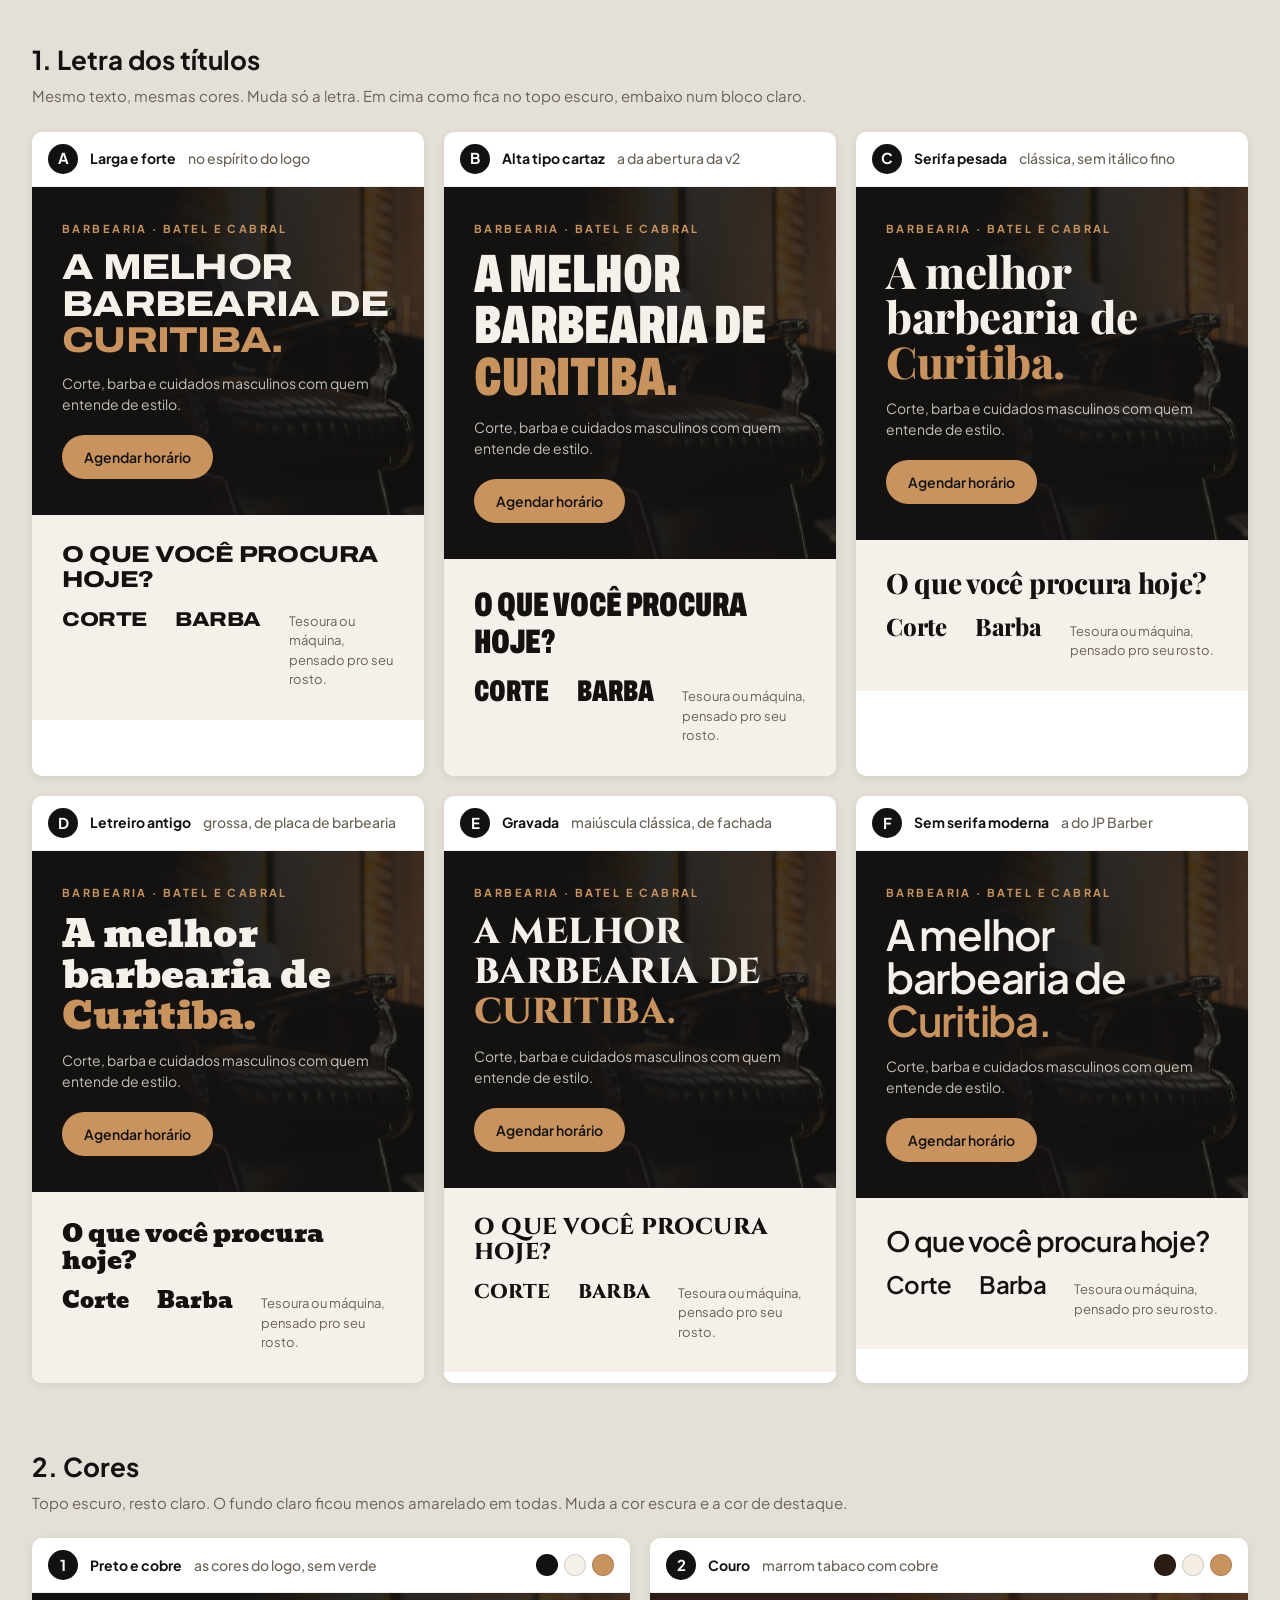
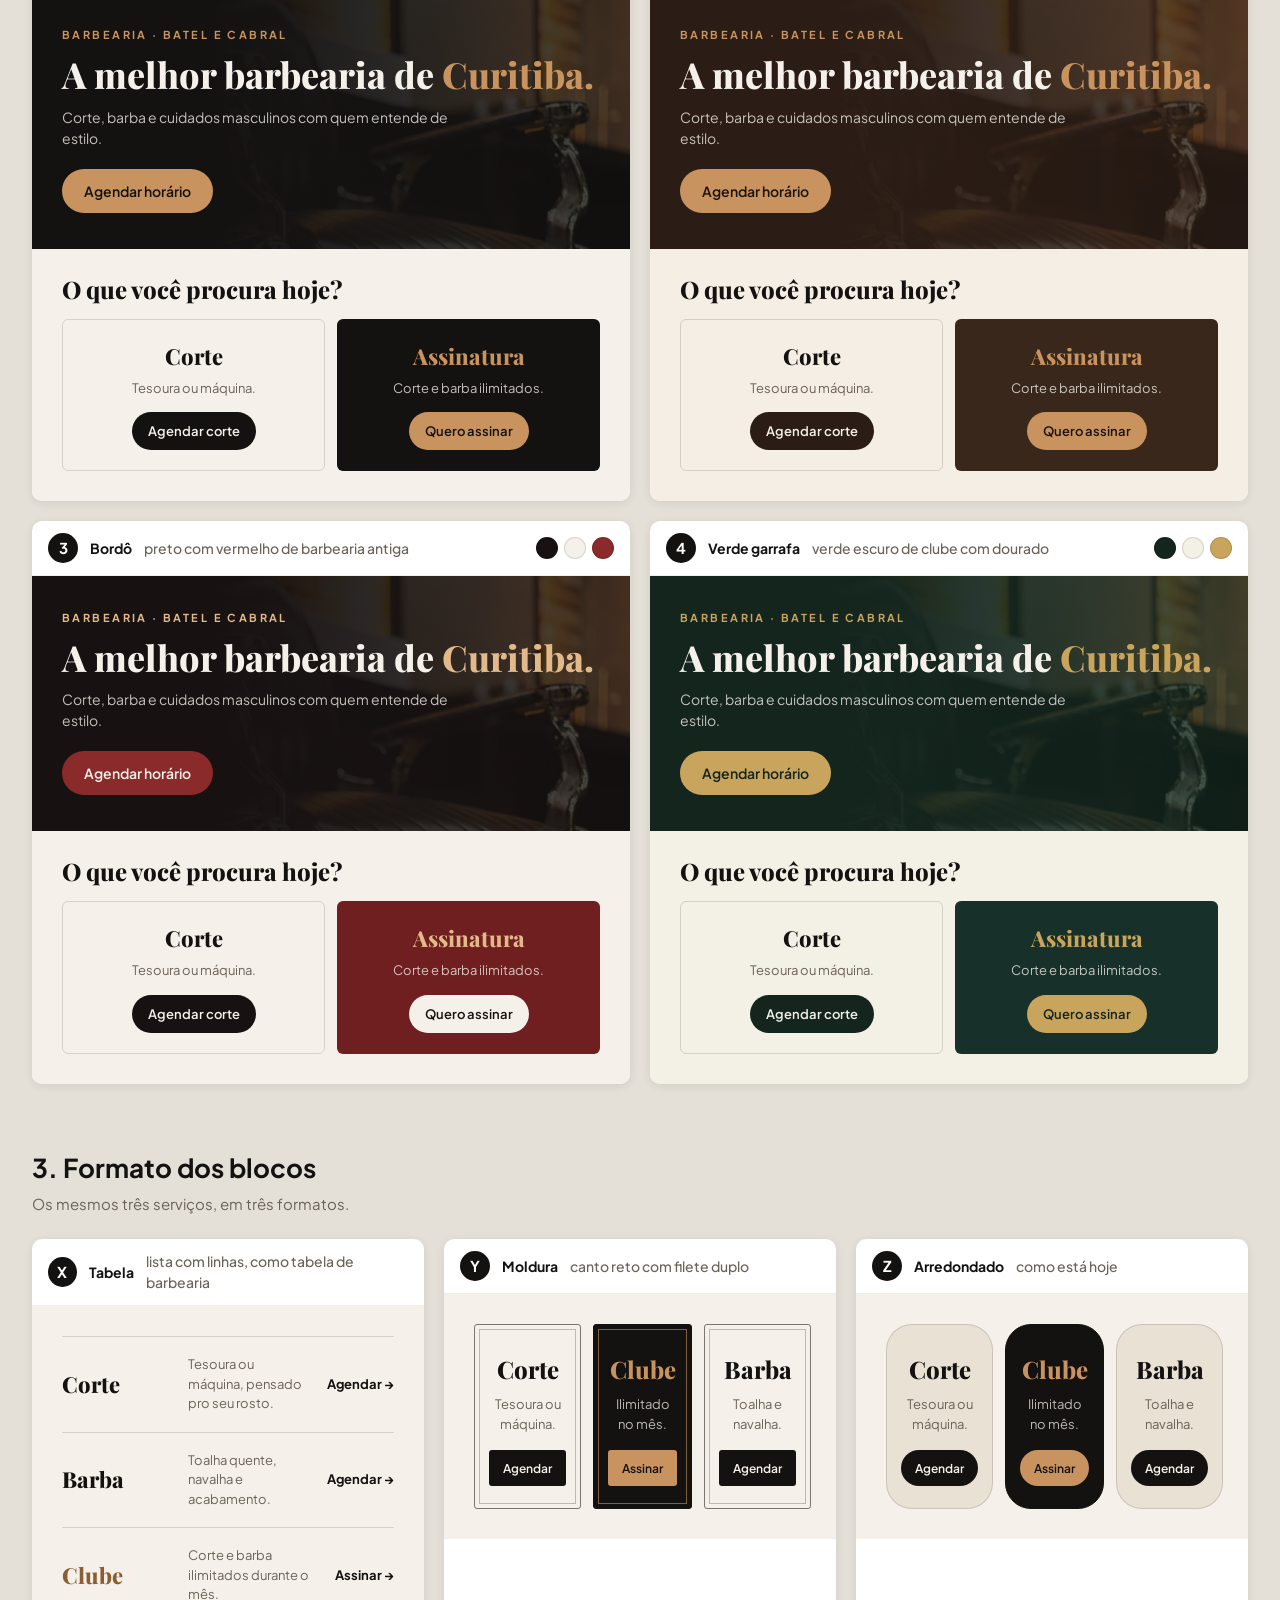
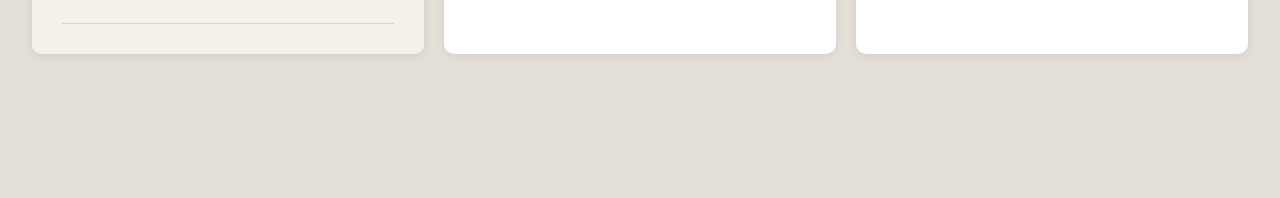
<file: previa/index.html>
<!doctype html>
<html lang="pt-BR">
<head>
<meta charset="utf-8">
<meta name="viewport" content="width=device-width, initial-scale=1">
<title>Gran Cavalheiro | Prévias</title>
<link rel="preconnect" href="https://fonts.googleapis.com">
<link rel="preconnect" href="https://fonts.gstatic.com" crossorigin>
<link href="https://fonts.googleapis.com/css2?family=Archivo:wdth,wght@62..125,400..900&family=Bevan&family=Cinzel:wght@600..900&family=Playfair+Display:ital,wght@0,700..900;1,700&family=Plus+Jakarta+Sans:wght@400..700&display=swap" rel="stylesheet">
<style>
  :root { --ink: #141211; --paper: #f5f1ea; --copper: #c8935e; --muted: #6b6258; --line: rgba(20,18,17,.14); }
  * { box-sizing: border-box; }
  body { margin: 0; background: #e4e0d8; color: var(--ink); font-family: "Plus Jakarta Sans", system-ui, sans-serif; font-size: 15px; line-height: 1.5; }
  .page { max-width: 1400px; margin: 0 auto; padding: 40px 32px 80px; }
  .group { margin-bottom: 64px; }
  .group > h2 { margin: 0 0 6px; font-size: 26px; font-weight: 700; }
  .group > p { margin: 0 0 24px; color: var(--muted); }
  .grid { display: grid; gap: 20px; }
  .grid--3 { grid-template-columns: repeat(3, minmax(0, 1fr)); }
  .grid--2 { grid-template-columns: repeat(2, minmax(0, 1fr)); }
  .tile { background: #fff; border-radius: 10px; overflow: hidden; box-shadow: 0 2px 10px rgba(0,0,0,.08); }
  .tile__tag { display: flex; align-items: center; gap: 12px; padding: 12px 16px; font-weight: 700; font-size: 14px; border-bottom: 1px solid #eee; }
  .tile__tag b { width: 30px; height: 30px; border-radius: 50%; display: grid; place-items: center; background: var(--ink); color: #fff; font-size: 15px; }
  .tile__tag span { font-weight: 500; color: var(--muted); }

  /* amostra: topo escuro + bloco claro */
  .dark { position: relative; padding: 34px 30px 36px; color: #f5f1ea; background: var(--d, #141211); overflow: hidden; }
  .dark::before { content: ""; position: absolute; inset: 0; background: url("../assets/img/chair-warm-s.webp") center 30% / cover; opacity: .32; }
  .dark::after { content: ""; position: absolute; inset: 0; background: linear-gradient(90deg, var(--d, #141211) 30%, transparent 120%); }
  .dark > * { position: relative; z-index: 1; }
  .kick { margin: 0 0 12px; font-size: 11px; font-weight: 700; letter-spacing: .22em; text-transform: uppercase; color: var(--a, var(--copper)); }
  .t1 { margin: 0; font-size: 44px; line-height: 1.02; }
  .t1 em { font-style: normal; color: var(--a, var(--copper)); }
  .sub { margin: 14px 0 20px; max-width: 30em; font-size: 14px; color: rgba(245,241,234,.78); }
  .btn { display: inline-flex; align-items: center; height: 44px; padding: 0 22px; font: 600 14px "Plus Jakarta Sans", sans-serif; border-radius: var(--r, 999px); background: var(--a, var(--copper)); color: var(--at, #141211); }
  .light { padding: 28px 30px 30px; background: var(--l, #f5f1ea); }
  .t2 { margin: 0 0 16px; font-size: 28px; line-height: 1.08; }
  .row { display: flex; gap: 28px; align-items: baseline; }
  .t3 { font-size: 24px; line-height: 1; }
  .row small { color: var(--muted); font-size: 13px; }

  /* letras */
  .f-a .t1, .f-a .t2, .f-a .t3 { font-family: "Archivo"; font-stretch: 118%; font-weight: 800; text-transform: uppercase; letter-spacing: -.02em; }
  .f-a .t1 { font-size: 36px; } .f-a .t2 { font-size: 23px; } .f-a .t3 { font-size: 20px; }
  .f-b .t1, .f-b .t2, .f-b .t3 { font-family: "Archivo"; font-stretch: 62%; font-weight: 900; text-transform: uppercase; }
  .f-b .t1 { font-size: 54px; line-height: .95; } .f-b .t2 { font-size: 34px; } .f-b .t3 { font-size: 30px; }
  .f-c .t1, .f-c .t2, .f-c .t3 { font-family: "Playfair Display"; font-weight: 800; letter-spacing: -.01em; }
  .f-d .t1, .f-d .t2, .f-d .t3 { font-family: "Bevan"; font-weight: 400; }
  .f-d .t1 { font-size: 38px; line-height: 1.08; } .f-d .t2 { font-size: 25px; } .f-d .t3 { font-size: 22px; }
  .f-e .t1, .f-e .t2, .f-e .t3 { font-family: "Cinzel"; font-weight: 800; text-transform: uppercase; letter-spacing: .01em; }
  .f-e .t1 { font-size: 36px; line-height: 1.1; } .f-e .t2 { font-size: 23px; } .f-e .t3 { font-size: 20px; }
  .f-f .t1, .f-f .t2, .f-f .t3 { font-family: "Plus Jakarta Sans"; font-weight: 600; letter-spacing: -.03em; }
  .f-f .t1 { font-size: 42px; }

  /* cores */
  .c-1 { --d: #141211; --l: #f5f1ea; --a: #c8935e; --at: #141211; --f: #141211; --ft: #f5f1ea; }
  .c-2 { --d: #2b1d15; --l: #f4eee4; --a: #c8935e; --at: #1d130d; --f: #3a271b; --ft: #f4eee4; }
  .c-3 { --d: #171211; --l: #f5f1ea; --a: #8a2a2a; --at: #f5f1ea; --f: #6f1f1f; --ft: #f5f1ea; }
  .c-4 { --d: #13251d; --l: #f3f0e6; --a: #c9a45c; --at: #13251d; --f: #17302a; --ft: #f3f0e6; }
  .swatches { display: flex; gap: 6px; margin-left: auto; }
  .swatches i { width: 22px; height: 22px; border-radius: 50%; border: 1px solid rgba(0,0,0,.12); }
  .col .t1, .col .t2, .col h4 { font-family: "Playfair Display"; font-weight: 800; }
  .col .t1 { font-size: 36px; }
  .col .t2 { font-size: 24px; }
  .minis { display: grid; grid-template-columns: 1fr 1fr; gap: 12px; }
  .mini { padding: 20px 18px; border-radius: 6px; border: 1px solid var(--line); text-align: center; }
  .mini h4 { margin: 0 0 6px; font-size: 22px; }
  .mini p { margin: 0 0 14px; font-size: 13px; color: var(--muted); }
  .mini .btn { height: 38px; padding: 0 16px; font-size: 13px; background: var(--d); color: #f5f1ea; }
  .mini--f { background: var(--f); color: var(--ft); border-color: transparent; }
  .mini--f h4 { color: var(--a); }
  .c-3 .mini--f h4 { color: #e2b98a; }
  .mini--f p { color: rgba(245,241,234,.78); }
  .mini--f .btn { background: var(--a); color: var(--at); }
  .c-3 .mini--f .btn { background: #f5f1ea; color: #171211; }

  /* blocos */
  .blk { padding: 30px; background: #f5f1ea; }
  .blk h4 { margin: 0; font-family: "Playfair Display"; font-weight: 800; font-size: 24px; }
  .blk p { margin: 0; font-size: 13px; color: var(--muted); }
  .b1 .item { display: grid; grid-template-columns: 110px 1fr auto; gap: 16px; align-items: center; padding: 18px 0; border-top: 1px solid var(--line); }
  .b1 .item:last-child { border-bottom: 1px solid var(--line); }
  .b1 .go { font-weight: 700; font-size: 13px; white-space: nowrap; }
  .b1 .item--f h4 { color: #8c5d31; }
  .trio { display: grid; grid-template-columns: repeat(3, 1fr); gap: 12px; }
  .trio .c { display: flex; flex-direction: column; align-items: center; gap: 8px; text-align: center; padding: 26px 14px 22px; }
  .trio .btn { height: 36px; padding: 0 14px; font-size: 12px; margin-top: 8px; background: #141211; color: #f5f1ea; }
  .trio .c--f { background: #141211; color: #f5f1ea; }
  .trio .c--f h4 { color: #c8935e; }
  .trio .c--f p { color: rgba(245,241,234,.75); }
  .trio .c--f .btn { background: #c8935e; color: #141211; }
  .b2 .c { border: 1px solid rgba(20,18,17,.55); border-radius: 3px; outline: 1px solid rgba(20,18,17,.25); outline-offset: -6px; background: transparent; }
  .b2 .c--f { outline-color: rgba(200,147,94,.6); border-color: #141211; }
  .b2 .btn { border-radius: 3px; }
  .b3 .c { border-radius: 26px; background: #e9e1d4; border: 1px solid var(--line); }
  .b3 .btn { border-radius: 999px; }
  .b1 h4 { font-size: 22px; }
  .b2 .c.c--f, .b3 .c.c--f { background: #141211; border-color: #141211; }
</style>
</head>
<body>
<div class="page">

  <section class="group" id="letras">
    <h2>1. Letra dos títulos</h2>
    <p>Mesmo texto, mesmas cores. Muda só a letra. Em cima como fica no topo escuro, embaixo num bloco claro.</p>
    <div class="grid grid--3">
      <div class="tile f-a"><div class="tile__tag"><b>A</b> Larga e forte <span>no espírito do logo</span></div>
        <div class="dark"><p class="kick">Barbearia · Batel e Cabral</p><h3 class="t1">A melhor barbearia de <em>Curitiba.</em></h3><p class="sub">Corte, barba e cuidados masculinos com quem entende de estilo.</p><span class="btn">Agendar horário</span></div>
        <div class="light"><h3 class="t2">O que você procura hoje?</h3><div class="row"><span class="t3">Corte</span><span class="t3">Barba</span><small>Tesoura ou máquina, pensado pro seu rosto.</small></div></div></div>
      <div class="tile f-b"><div class="tile__tag"><b>B</b> Alta tipo cartaz <span>a da abertura da v2</span></div>
        <div class="dark"><p class="kick">Barbearia · Batel e Cabral</p><h3 class="t1">A melhor barbearia de <em>Curitiba.</em></h3><p class="sub">Corte, barba e cuidados masculinos com quem entende de estilo.</p><span class="btn">Agendar horário</span></div>
        <div class="light"><h3 class="t2">O que você procura hoje?</h3><div class="row"><span class="t3">Corte</span><span class="t3">Barba</span><small>Tesoura ou máquina, pensado pro seu rosto.</small></div></div></div>
      <div class="tile f-c"><div class="tile__tag"><b>C</b> Serifa pesada <span>clássica, sem itálico fino</span></div>
        <div class="dark"><p class="kick">Barbearia · Batel e Cabral</p><h3 class="t1">A melhor barbearia de <em>Curitiba.</em></h3><p class="sub">Corte, barba e cuidados masculinos com quem entende de estilo.</p><span class="btn">Agendar horário</span></div>
        <div class="light"><h3 class="t2">O que você procura hoje?</h3><div class="row"><span class="t3">Corte</span><span class="t3">Barba</span><small>Tesoura ou máquina, pensado pro seu rosto.</small></div></div></div>
      <div class="tile f-d"><div class="tile__tag"><b>D</b> Letreiro antigo <span>grossa, de placa de barbearia</span></div>
        <div class="dark"><p class="kick">Barbearia · Batel e Cabral</p><h3 class="t1">A melhor barbearia de <em>Curitiba.</em></h3><p class="sub">Corte, barba e cuidados masculinos com quem entende de estilo.</p><span class="btn">Agendar horário</span></div>
        <div class="light"><h3 class="t2">O que você procura hoje?</h3><div class="row"><span class="t3">Corte</span><span class="t3">Barba</span><small>Tesoura ou máquina, pensado pro seu rosto.</small></div></div></div>
      <div class="tile f-e"><div class="tile__tag"><b>E</b> Gravada <span>maiúscula clássica, de fachada</span></div>
        <div class="dark"><p class="kick">Barbearia · Batel e Cabral</p><h3 class="t1">A melhor barbearia de <em>Curitiba.</em></h3><p class="sub">Corte, barba e cuidados masculinos com quem entende de estilo.</p><span class="btn">Agendar horário</span></div>
        <div class="light"><h3 class="t2">O que você procura hoje?</h3><div class="row"><span class="t3">Corte</span><span class="t3">Barba</span><small>Tesoura ou máquina, pensado pro seu rosto.</small></div></div></div>
      <div class="tile f-f"><div class="tile__tag"><b>F</b> Sem serifa moderna <span>a do JP Barber</span></div>
        <div class="dark"><p class="kick">Barbearia · Batel e Cabral</p><h3 class="t1">A melhor barbearia de <em>Curitiba.</em></h3><p class="sub">Corte, barba e cuidados masculinos com quem entende de estilo.</p><span class="btn">Agendar horário</span></div>
        <div class="light"><h3 class="t2">O que você procura hoje?</h3><div class="row"><span class="t3">Corte</span><span class="t3">Barba</span><small>Tesoura ou máquina, pensado pro seu rosto.</small></div></div></div>
    </div>
  </section>

  <section class="group" id="cores">
    <h2>2. Cores</h2>
    <p>Topo escuro, resto claro. O fundo claro ficou menos amarelado em todas. Muda a cor escura e a cor de destaque.</p>
    <div class="grid grid--2">
      <div class="tile col c-1"><div class="tile__tag"><b>1</b> Preto e cobre <span>as cores do logo, sem verde</span><div class="swatches"><i style="background:#141211"></i><i style="background:#f5f1ea"></i><i style="background:#c8935e"></i></div></div>
        <div class="dark"><p class="kick">Barbearia · Batel e Cabral</p><h3 class="t1">A melhor barbearia de <em>Curitiba.</em></h3><p class="sub">Corte, barba e cuidados masculinos com quem entende de estilo.</p><span class="btn">Agendar horário</span></div>
        <div class="light"><h3 class="t2">O que você procura hoje?</h3><div class="minis"><div class="mini"><h4>Corte</h4><p>Tesoura ou máquina.</p><span class="btn">Agendar corte</span></div><div class="mini mini--f"><h4>Assinatura</h4><p>Corte e barba ilimitados.</p><span class="btn">Quero assinar</span></div></div></div></div>
      <div class="tile col c-2"><div class="tile__tag"><b>2</b> Couro <span>marrom tabaco com cobre</span><div class="swatches"><i style="background:#2b1d15"></i><i style="background:#f4eee4"></i><i style="background:#c8935e"></i></div></div>
        <div class="dark"><p class="kick">Barbearia · Batel e Cabral</p><h3 class="t1">A melhor barbearia de <em>Curitiba.</em></h3><p class="sub">Corte, barba e cuidados masculinos com quem entende de estilo.</p><span class="btn">Agendar horário</span></div>
        <div class="light"><h3 class="t2">O que você procura hoje?</h3><div class="minis"><div class="mini"><h4>Corte</h4><p>Tesoura ou máquina.</p><span class="btn">Agendar corte</span></div><div class="mini mini--f"><h4>Assinatura</h4><p>Corte e barba ilimitados.</p><span class="btn">Quero assinar</span></div></div></div></div>
      <div class="tile col c-3"><div class="tile__tag"><b>3</b> Bordô <span>preto com vermelho de barbearia antiga</span><div class="swatches"><i style="background:#171211"></i><i style="background:#f5f1ea"></i><i style="background:#8a2a2a"></i></div></div>
        <div class="dark"><p class="kick" style="color:#e2b98a">Barbearia · Batel e Cabral</p><h3 class="t1">A melhor barbearia de <em style="color:#e2b98a">Curitiba.</em></h3><p class="sub">Corte, barba e cuidados masculinos com quem entende de estilo.</p><span class="btn">Agendar horário</span></div>
        <div class="light"><h3 class="t2">O que você procura hoje?</h3><div class="minis"><div class="mini"><h4>Corte</h4><p>Tesoura ou máquina.</p><span class="btn">Agendar corte</span></div><div class="mini mini--f"><h4>Assinatura</h4><p>Corte e barba ilimitados.</p><span class="btn">Quero assinar</span></div></div></div></div>
      <div class="tile col c-4"><div class="tile__tag"><b>4</b> Verde garrafa <span>verde escuro de clube com dourado</span><div class="swatches"><i style="background:#13251d"></i><i style="background:#f3f0e6"></i><i style="background:#c9a45c"></i></div></div>
        <div class="dark"><p class="kick">Barbearia · Batel e Cabral</p><h3 class="t1">A melhor barbearia de <em>Curitiba.</em></h3><p class="sub">Corte, barba e cuidados masculinos com quem entende de estilo.</p><span class="btn">Agendar horário</span></div>
        <div class="light"><h3 class="t2">O que você procura hoje?</h3><div class="minis"><div class="mini"><h4>Corte</h4><p>Tesoura ou máquina.</p><span class="btn">Agendar corte</span></div><div class="mini mini--f"><h4>Assinatura</h4><p>Corte e barba ilimitados.</p><span class="btn">Quero assinar</span></div></div></div></div>
    </div>
  </section>

  <section class="group" id="blocos">
    <h2>3. Formato dos blocos</h2>
    <p>Os mesmos três serviços, em três formatos.</p>
    <div class="grid grid--3">
      <div class="tile"><div class="tile__tag"><b>X</b> Tabela <span>lista com linhas, como tabela de barbearia</span></div>
        <div class="blk b1">
          <div class="item"><h4>Corte</h4><p>Tesoura ou máquina, pensado pro seu rosto.</p><span class="go">Agendar →</span></div>
          <div class="item"><h4>Barba</h4><p>Toalha quente, navalha e acabamento.</p><span class="go">Agendar →</span></div>
          <div class="item item--f"><h4>Clube</h4><p>Corte e barba ilimitados durante o mês.</p><span class="go">Assinar →</span></div>
        </div></div>
      <div class="tile"><div class="tile__tag"><b>Y</b> Moldura <span>canto reto com filete duplo</span></div>
        <div class="blk b2"><div class="trio">
          <div class="c"><h4>Corte</h4><p>Tesoura ou máquina.</p><span class="btn">Agendar</span></div>
          <div class="c c--f"><h4>Clube</h4><p>Ilimitado no mês.</p><span class="btn">Assinar</span></div>
          <div class="c"><h4>Barba</h4><p>Toalha e navalha.</p><span class="btn">Agendar</span></div>
        </div></div></div>
      <div class="tile"><div class="tile__tag"><b>Z</b> Arredondado <span>como está hoje</span></div>
        <div class="blk b3"><div class="trio">
          <div class="c"><h4>Corte</h4><p>Tesoura ou máquina.</p><span class="btn">Agendar</span></div>
          <div class="c c--f"><h4>Clube</h4><p>Ilimitado no mês.</p><span class="btn">Assinar</span></div>
          <div class="c"><h4>Barba</h4><p>Toalha e navalha.</p><span class="btn">Agendar</span></div>
        </div></div></div>
    </div>
  </section>

</div>
</body>
</html>
</file>
